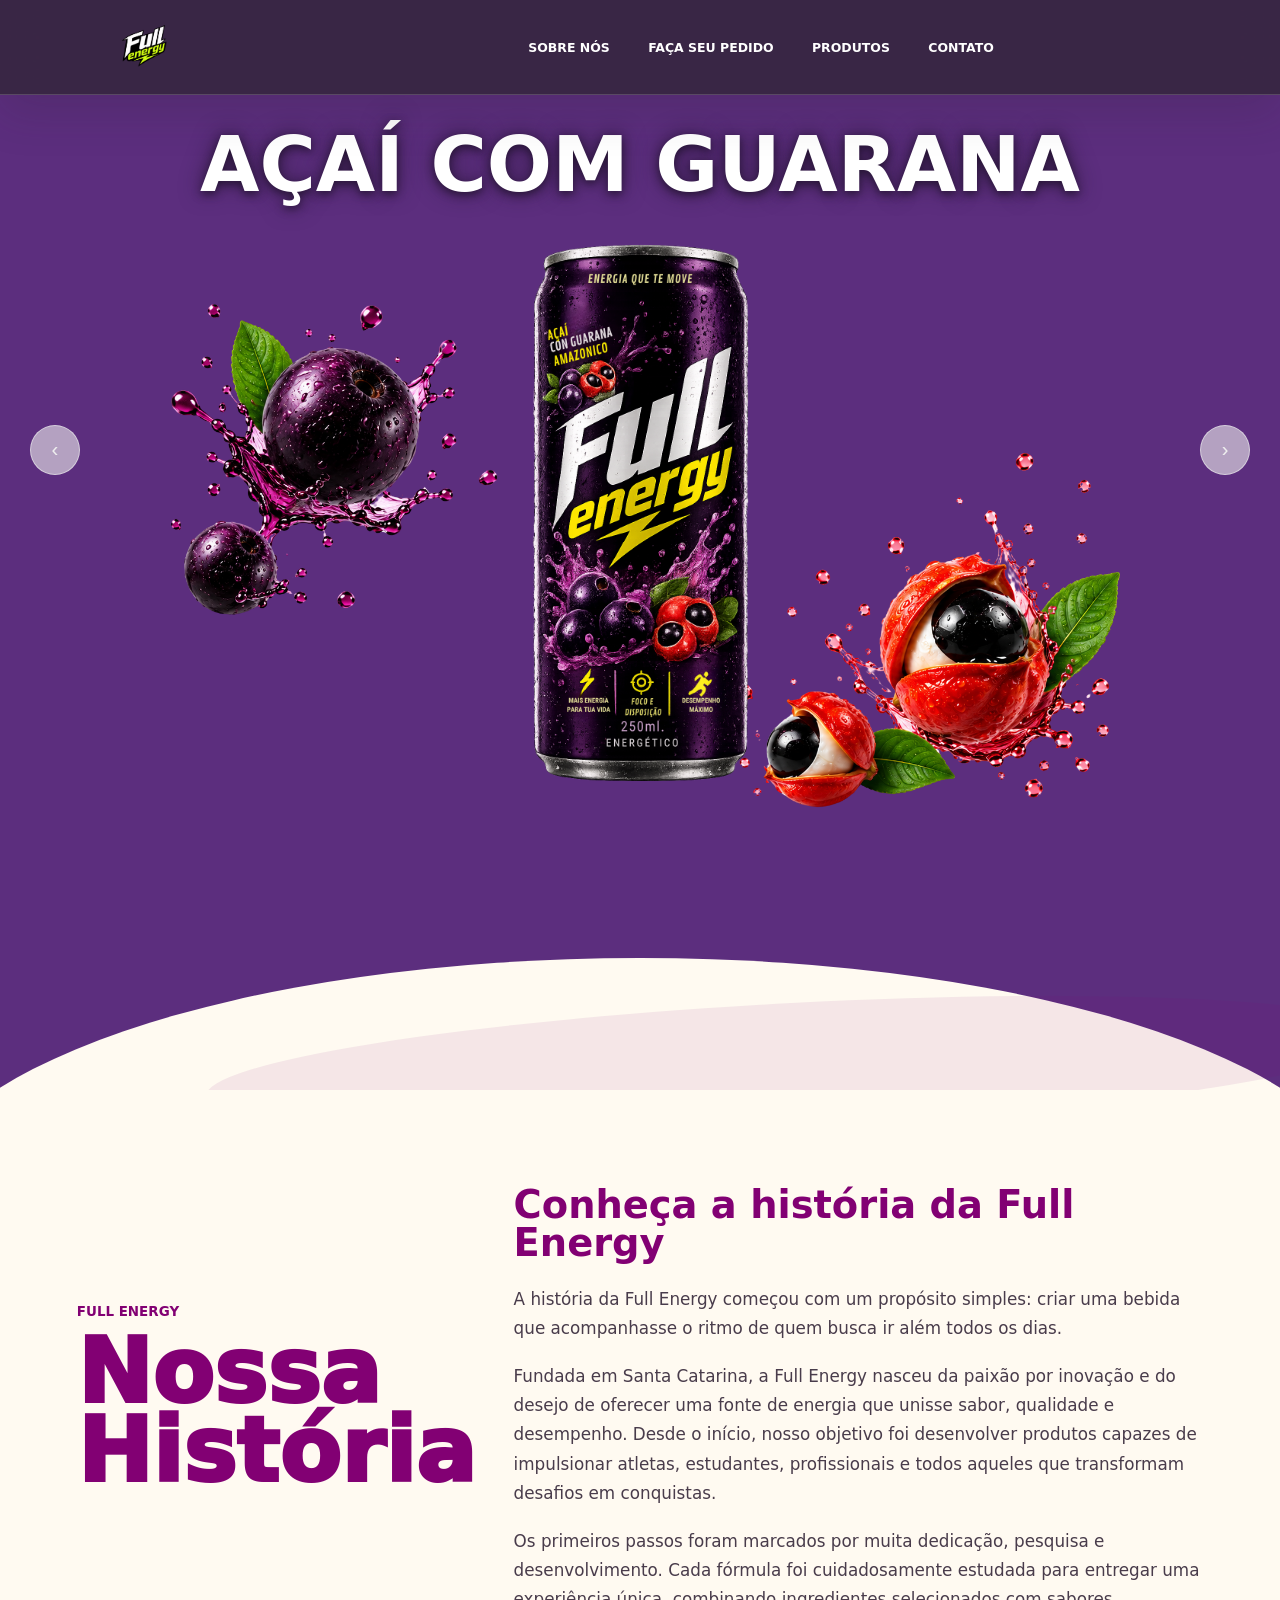
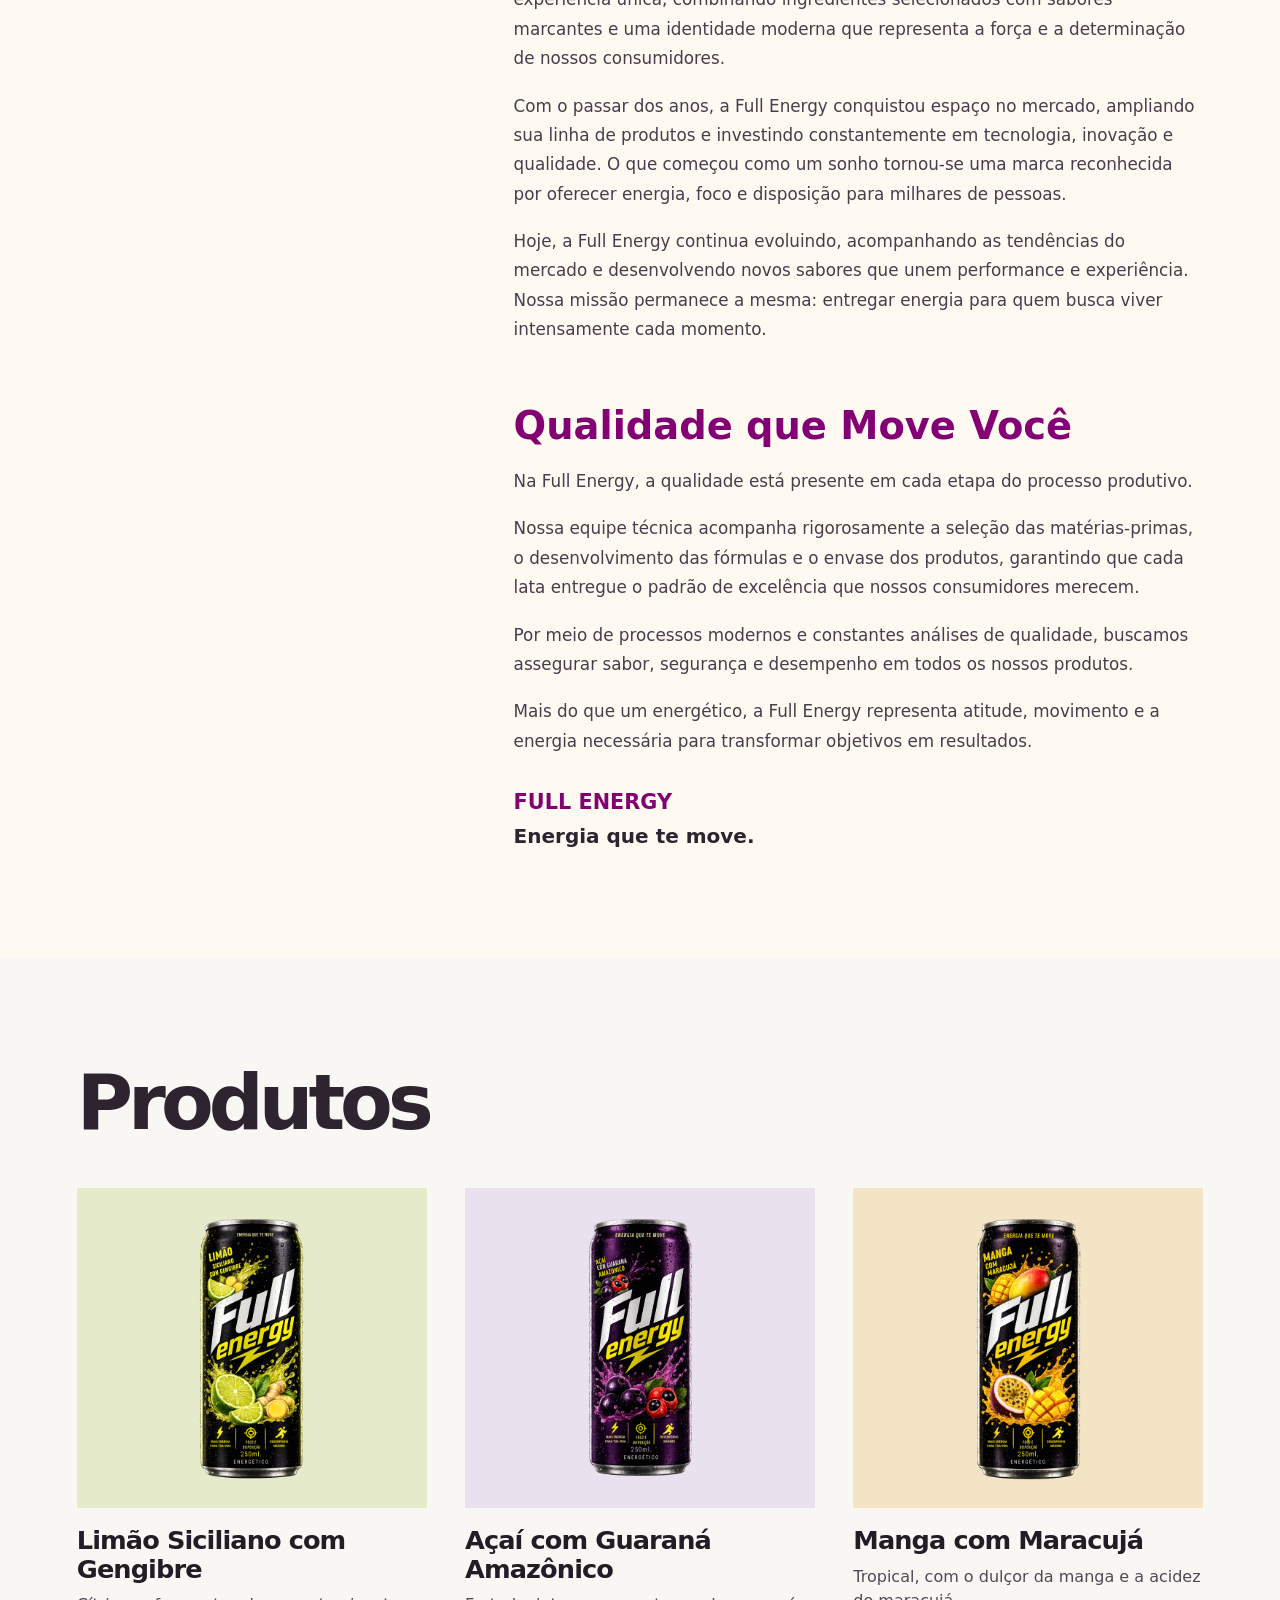
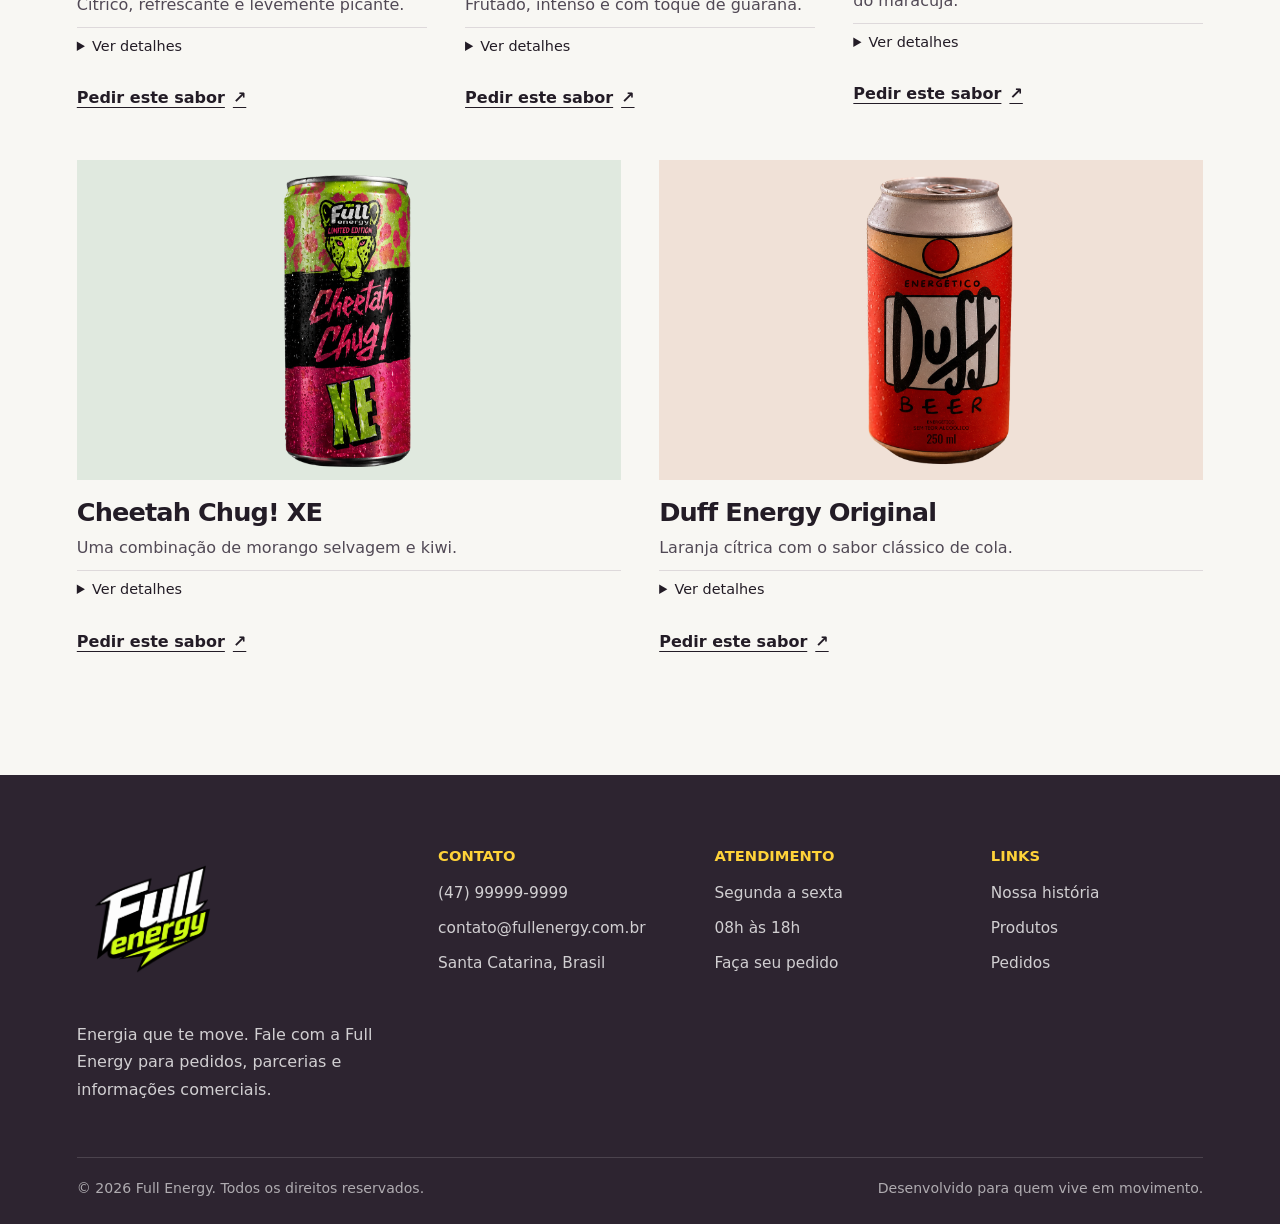
<file: index.html>
<!DOCTYPE html>
<html lang="pt-BR" data-theme="dark">
<head>
	<meta charset="UTF-8">
	<meta name="viewport" content="width=device-width, initial-scale=1.0">
	<meta name="description" content="Conheça os sabores da Full Energy e monte seu pedido.">
	<meta name="author" content="Bruno Roberto Cataneo">

    <link rel="stylesheet" type="text/css" href="css/main.css">
    <link rel="icon" type="image/png" href="assets/img/Logo.png">
    <script src="js/script.js" defer></script>

    <title>Full Energy</title>

    <link rel="stylesheet" href="css/sections.css">
    <script src="js/sections.js" defer></script>
</head>

<body>

    <header class="site-header">
        <a href="index.html" class="logo" aria-label="Full Energy">
            <img src="assets/img/Logo.png" alt="Full Energy">
        </a>

        <nav class="main-nav" aria-label="Menu principal">
            <a href="#nossa-historia">Sobre nós</a>
            <a href="pedido.html">Faça seu pedido</a>
            <a href="#produtos">Produtos</a>
            <a href="#contato">Contato</a>
        </nav>

    </header>

    <main class="product-carousel" aria-label="Sabores em destaque">
        <div class="item active" style="--background: #5C2E7E;">
            <div class="title">AÇAÍ COM GUARANA</div>
            <img src="assets/img/açai-background.png" alt="Açaí com Guarana Amazonico" class="fruit">
            <img src="assets/img/ACAI-COM-GUARANA.png" alt="Açaí com Guarana Amazonico" class="energy-drink">
        </div>

        <div class="item" style="--background: #95D600;">
            <div class="title">LIMÃO COM GENGIBRE</div>
            <img src="assets/img/limao-background.png" alt="Limão com Gengibre" class="fruit">
            <img src="assets/img/LIMAO-COM-GENGIBRE.png" alt="Limão com Gengibre" class="energy-drink">
        </div>

        <div class="item" style="--background: #EFAF00;">
            <div class="title">MANGA COM MARACUJÁ</div>
            <img src="assets/img/manga-background.png" alt="Manga com Maracujá" class="fruit">
            <img src="assets/img/MANGA-COM-MARACUJA.png" alt="Manga com Maracujá" class="energy-drink">
        </div>

        <div class="item" style="--background: #95D600;">
            <div class="title">CHEETAH CHUG! XE</div>
            <img src="assets/img/Cheetah-Chug!-XE-background.png" alt="Cheetah Chug! XE" class="fruit">
            <img src="assets/img/Cheetah-Chug!-XE.png" alt="Cheetah Chug! XE" class="energy-drink energy-drink-wide">
        </div>

        <div class="item" style="--background:#FF7A00;">
            <div class="title">DUFF</div>
            <img src="assets/img/duff-background.png" alt="DUFF" class="fruit">
            <img src="assets/img/duff.png" alt="DUFF" class="energy-drink energy-drink-wide">
        </div>

        <div class="arrow">
            <button id="prev" type="button" aria-label="Sabor anterior">‹</button>
            <button id="next" type="button" aria-label="Próximo sabor">›</button>
            <span id="slide-status" class="visually-hidden" aria-live="polite"></span>
        </div>

    </main>

    <div class="smooth-divider" aria-hidden="true">
        <span></span>
    </div>

    <section class="history-section" id="nossa-historia">
        <div class="history-inner">
            <div class="history-heading">
                <span>Full Energy</span>
                <h1>Nossa Hist&oacute;ria</h1>
            </div>

            <div class="history-content">
                <article>
                    <h2>Conhe&ccedil;a a hist&oacute;ria da Full Energy</h2>
                    <p>A hist&oacute;ria da Full Energy come&ccedil;ou com um prop&oacute;sito simples: criar uma bebida que acompanhasse o ritmo de quem busca ir al&eacute;m todos os dias.</p>
                    <p>Fundada em Santa Catarina, a Full Energy nasceu da paix&atilde;o por inova&ccedil;&atilde;o e do desejo de oferecer uma fonte de energia que unisse sabor, qualidade e desempenho. Desde o in&iacute;cio, nosso objetivo foi desenvolver produtos capazes de impulsionar atletas, estudantes, profissionais e todos aqueles que transformam desafios em conquistas.</p>
                    <p>Os primeiros passos foram marcados por muita dedica&ccedil;&atilde;o, pesquisa e desenvolvimento. Cada f&oacute;rmula foi cuidadosamente estudada para entregar uma experi&ecirc;ncia &uacute;nica, combinando ingredientes selecionados com sabores marcantes e uma identidade moderna que representa a for&ccedil;a e a determina&ccedil;&atilde;o de nossos consumidores.</p>
                    <p>Com o passar dos anos, a Full Energy conquistou espa&ccedil;o no mercado, ampliando sua linha de produtos e investindo constantemente em tecnologia, inova&ccedil;&atilde;o e qualidade. O que come&ccedil;ou como um sonho tornou-se uma marca reconhecida por oferecer energia, foco e disposi&ccedil;&atilde;o para milhares de pessoas.</p>
                    <p>Hoje, a Full Energy continua evoluindo, acompanhando as tend&ecirc;ncias do mercado e desenvolvendo novos sabores que unem performance e experi&ecirc;ncia. Nossa miss&atilde;o permanece a mesma: entregar energia para quem busca viver intensamente cada momento.</p>
                </article>

                <article>
                    <h2>Qualidade que Move Voc&ecirc;</h2>
                    <p>Na Full Energy, a qualidade est&aacute; presente em cada etapa do processo produtivo.</p>
                    <p>Nossa equipe t&eacute;cnica acompanha rigorosamente a sele&ccedil;&atilde;o das mat&eacute;rias-primas, o desenvolvimento das f&oacute;rmulas e o envase dos produtos, garantindo que cada lata entregue o padr&atilde;o de excel&ecirc;ncia que nossos consumidores merecem.</p>
                    <p>Por meio de processos modernos e constantes an&aacute;lises de qualidade, buscamos assegurar sabor, seguran&ccedil;a e desempenho em todos os nossos produtos.</p>
                    <p>Mais do que um energ&eacute;tico, a Full Energy representa atitude, movimento e a energia necess&aacute;ria para transformar objetivos em resultados.</p>
                    <h3>Full Energy</h3>
                    <strong>Energia que te move.</strong>
                </article>
            </div>
        </div>
    </section>

    <section class="products-section" id="produtos">
        <div class="products-inner">
            <div class="products-heading">
                <span>Nossos sabores</span>
                <h1>Produtos</h1>
            </div>

            <div class="flavor-grid">
                <article class="flavor-card flavor-limao" data-reveal>
                    <div class="flavor-art"><img src="assets/img/LIMAO-COM-GENGIBRE.png" alt="" loading="lazy"></div>
                    <div class="flavor-body">
                        <h2>Lim&atilde;o Siciliano com Gengibre</h2>
                        <p>Cítrico, refrescante e levemente picante.</p>
                        <details><summary>Ver detalhes</summary><dl>
                            <dt>Volume</dt>
                            <dd>250 ml</dd>
                            <dt>Perfil de Sabor</dt>
                            <dd>Refrescante, c&iacute;trico e levemente picante</dd>
                            <dt>Destaque</dt>
                            <dd>A combina&ccedil;&atilde;o perfeita entre a intensidade do gengibre e a leveza do lim&atilde;o siciliano.</dd>
                        </dl></details>
                        <a class="product-order" href="pedido.html?sabor=limao#pedido" aria-label="Pedir Lim&atilde;o Siciliano com Gengibre">Pedir este sabor</a>
                    </div>
                </article>

                <article class="flavor-card flavor-acai" data-reveal>
                    <div class="flavor-art"><img src="assets/img/ACAI-COM-GUARANA.png" alt="" loading="lazy"></div>
                    <div class="flavor-body">
                        <h2>A&ccedil;a&iacute; com Guaran&aacute; Amaz&ocirc;nico</h2>
                        <p>Frutado, intenso e com toque de guaraná.</p>
                        <details><summary>Ver detalhes</summary><dl>
                            <dt>Volume</dt>
                            <dd>250 ml</dd>
                            <dt>Perfil de Sabor</dt>
                            <dd>Intenso, levemente adocicado e marcante</dd>
                            <dt>Destaque</dt>
                            <dd>A uni&atilde;o do tradicional a&ccedil;a&iacute; brasileiro com a pot&ecirc;ncia do guaran&aacute; amaz&ocirc;nico.</dd>
                        </dl></details>
                        <a class="product-order" href="pedido.html?sabor=acai#pedido" aria-label="Pedir A&ccedil;a&iacute; com Guaran&aacute; Amaz&ocirc;nico">Pedir este sabor</a>
                    </div>
                </article>

                <article class="flavor-card flavor-manga" data-reveal>
                    <div class="flavor-art"><img src="assets/img/MANGA-COM-MARACUJA.png" alt="" loading="lazy"></div>
                    <div class="flavor-body">
                        <h2>Manga com Maracuj&aacute;</h2>
                        <p>Tropical, com o dulçor da manga e a acidez do maracujá.</p>
                        <details><summary>Ver detalhes</summary><dl>
                            <dt>Volume</dt>
                            <dd>250 ml</dd>
                            <dt>Perfil de Sabor</dt>
                            <dd>Tropical, equilibrado e refrescante</dd>
                            <dt>Destaque</dt>
                            <dd>A combina&ccedil;&atilde;o perfeita entre a suavidade da manga e a refresc&acirc;ncia do maracuj&aacute;.</dd>
                        </dl></details>
                        <a class="product-order" href="pedido.html?sabor=manga#pedido" aria-label="Pedir Manga com Maracuj&aacute;">Pedir este sabor</a>
                    </div>
                </article>

                <article class="flavor-card flavor-cheetah" data-reveal>
                    <div class="flavor-art"><img src="assets/img/Cheetah-Chug!-XE.png" alt="" loading="lazy"></div>
                    <div class="flavor-body">
                        <h2>Cheetah Chug! XE</h2>
                        <p>Uma combinação de morango selvagem e kiwi.</p>
                        <details><summary>Ver detalhes</summary><dl>
                            <dt>Volume</dt>
                            <dd>250 ml</dd>
                            <dt>Perfil de Sabor</dt>
                            <dd>Frutado, refrescante e levemente &aacute;cido</dd>
                            <dt>Destaque</dt>
                            <dd>A combina&ccedil;&atilde;o perfeita entre a do&ccedil;ura do morango selvagem e a explos&atilde;o refrescante do kiwi neon.</dd>
                        </dl></details>
                        <a class="product-order" href="pedido.html?sabor=cheetah#pedido" aria-label="Pedir Cheetah Chug! XE">Pedir este sabor</a>
                    </div>
                </article>

                <article class="flavor-card flavor-duff" data-reveal>
                    <div class="flavor-art"><img src="assets/img/duff.png" alt="" loading="lazy"></div>
                    <div class="flavor-body">
                        <h2>Duff Energy Original</h2>
                        <p>Laranja cítrica com o sabor clássico de cola.</p>
                        <details><summary>Ver detalhes</summary><dl>
                            <dt>Volume</dt>
                            <dd>250 ml</dd>
                            <dt>Perfil de Sabor</dt>
                            <dd>C&iacute;trico, adocicado e refrescante</dd>
                            <dt>Destaque</dt>
                            <dd>A combina&ccedil;&atilde;o perfeita entre a intensidade da cola e o frescor vibrante da laranja.</dd>
                        </dl></details>
                        <a class="product-order" href="pedido.html?sabor=duff#pedido" aria-label="Pedir Duff Energy Original">Pedir este sabor</a>
                    </div>
                </article>
            </div>
        </div>
    </section>

    <footer class="site-footer" id="contato">
        <div class="footer-inner">
            <div class="footer-brand">
                <img src="assets/img/Logo.png" alt="Full Energy">
                <p>Energia que te move. Fale com a Full Energy para pedidos, parcerias e informa&ccedil;&otilde;es comerciais.</p>
            </div>

            <div class="footer-column">
                <h2>Contato</h2>
                <ul>
                    <li><a href="tel:+5547999999999">(47) 99999-9999</a></li>
                    <li><a href="mailto:contato@fullenergy.com.br">contato@fullenergy.com.br</a></li>
                    <li>Santa Catarina, Brasil</li>
                </ul>
            </div>

            <div class="footer-column">
                <h2>Atendimento</h2>
                <ul>
                    <li>Segunda a sexta</li>
                    <li>08h &agrave;s 18h</li>
                    <li><a href="pedido.html">Fa&ccedil;a seu pedido</a></li>
                </ul>
            </div>

            <div class="footer-column">
                <h2>Links</h2>
                <ul>
                    <li><a href="#nossa-historia">Nossa hist&oacute;ria</a></li>
                    <li><a href="#produtos">Produtos</a></li>
                    <li><a href="pedido.html">Pedidos</a></li>
                </ul>
            </div>
        </div>

        <div class="footer-bottom">
            <span>&copy; 2026 Full Energy. Todos os direitos reservados.</span>
            <span>Desenvolvido para quem vive em movimento.</span>
        </div>
    </footer>

</body>
</html>
</file>
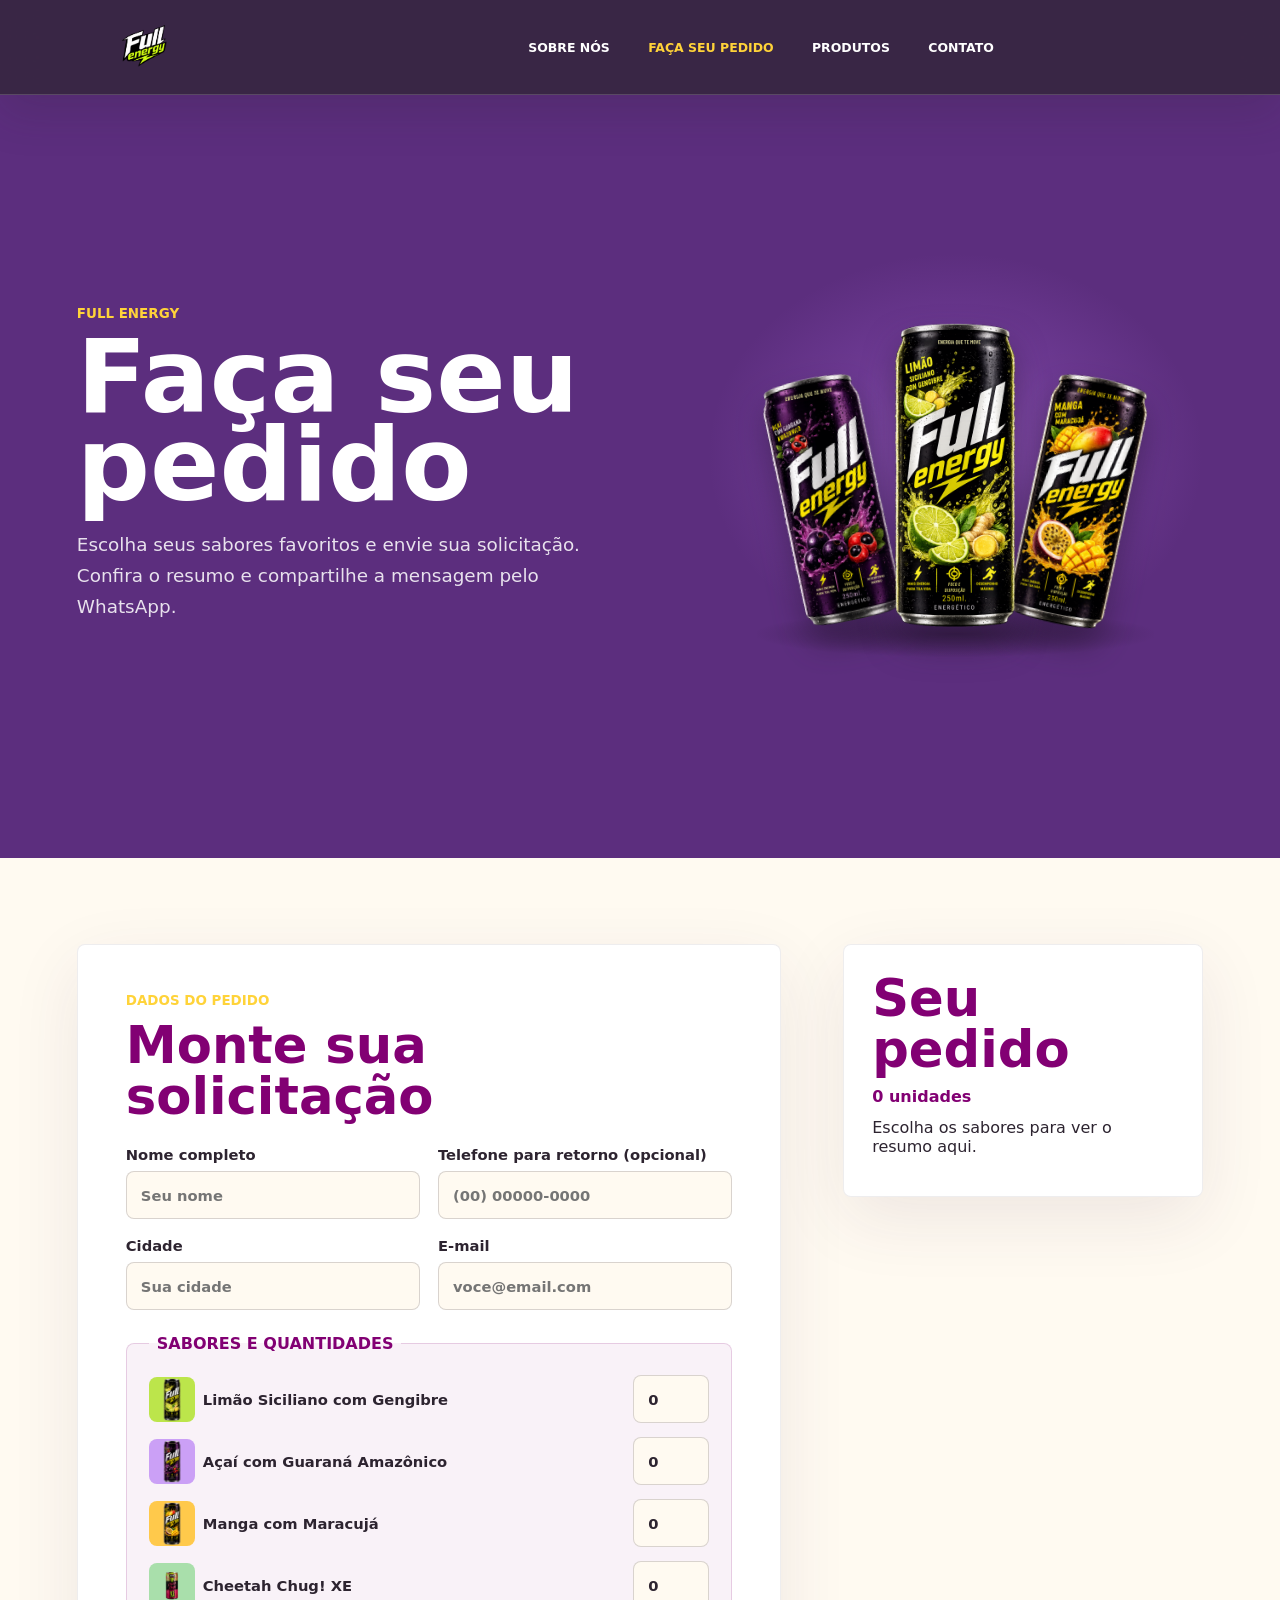
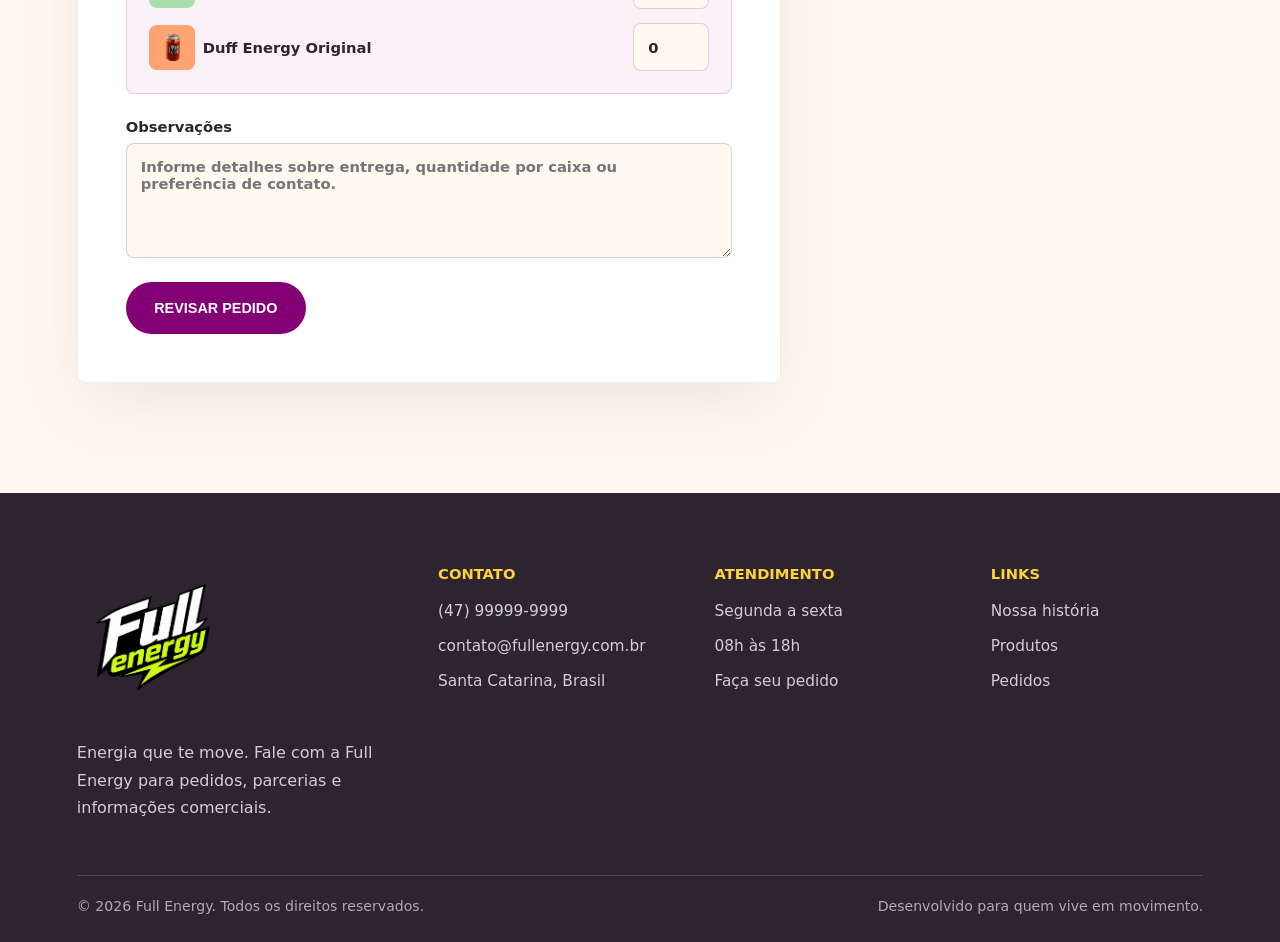
<file: pedido.html>
<!DOCTYPE html>
<html lang="pt-BR" data-theme="dark">
<head>
    <meta charset="UTF-8">
    <meta name="viewport" content="width=device-width, initial-scale=1.0">
    <meta name="description" content="Fa&ccedil;a seu pedido de produtos Full Energy.">
    <meta name="author" content="Bruno Roberto Cataneo">

    <link rel="stylesheet" type="text/css" href="css/main.css">
    <link rel="icon" type="image/png" href="assets/img/Logo.png">
    <script src="js/order.js" defer></script>

    <title>Fa&ccedil;a seu pedido | Full Energy</title>
    <link rel="stylesheet" href="css/sections.css">
</head>

<body class="order-body">

    <header class="site-header">
        <a href="index.html" class="logo" aria-label="Full Energy">
            <img src="assets/img/Logo.png" alt="Full Energy">
        </a>

        <nav class="main-nav" aria-label="Menu principal">
            <a href="index.html#nossa-historia">Sobre n&oacute;s</a>
            <a href="pedido.html" class="active">Fa&ccedil;a seu pedido</a>
            <a href="index.html#produtos">Produtos</a>
            <a href="#contato">Contato</a>
        </nav>

    </header>

    <main class="order-page">
        <section class="order-hero">
            <div class="order-hero-text">
                <span>Full Energy</span>
                <h1>Fa&ccedil;a seu pedido</h1>
                <p>Escolha seus sabores favoritos e envie sua solicita&ccedil;&atilde;o. Confira o resumo e compartilhe a mensagem pelo WhatsApp.</p>
            </div>

            <div class="order-hero-products" aria-hidden="true">
                <img src="assets/img/ACAI-COM-GUARANA.png" alt="">
                <img src="assets/img/LIMAO-COM-GENGIBRE.png" alt="">
                <img src="assets/img/MANGA-COM-MARACUJA.png" alt="">
            </div>
        </section>

        <section class="order-content">
            <form class="order-form" id="pedido" method="post">
                <div class="form-heading">
                    <span>Dados do pedido</span>
                    <h2>Monte sua solicita&ccedil;&atilde;o</h2>
                </div>

                <div class="form-grid">
                    <label>
                        Nome completo
                        <input type="text" name="nome" placeholder="Seu nome" required>
                    </label>

                    <label>
                        Telefone para retorno (opcional)
                        <input type="tel" name="telefone" placeholder="(00) 00000-0000">
                    </label>

                    <label>
                        Cidade
                        <input type="text" name="cidade" placeholder="Sua cidade" required>
                    </label>

                    <label>
                        E-mail
                        <input type="email" name="email" placeholder="voce@email.com">
                    </label>
                </div>

                <fieldset class="flavor-options">
                    <legend>Sabores e quantidades</legend>

                    <label class="quantity-row flavor-limao">
                        <img src="assets/img/LIMAO-COM-GENGIBRE.png" alt="" loading="lazy">
                        <span>Lim&atilde;o Siciliano com Gengibre</span>
                        <input type="number" name="limao" min="0" value="0">
                    </label>

                    <label class="quantity-row flavor-acai">
                        <img src="assets/img/ACAI-COM-GUARANA.png" alt="" loading="lazy">
                        <span>A&ccedil;a&iacute; com Guaran&aacute; Amaz&ocirc;nico</span>
                        <input type="number" name="acai" min="0" value="0">
                    </label>

                    <label class="quantity-row flavor-manga">
                        <img src="assets/img/MANGA-COM-MARACUJA.png" alt="" loading="lazy">
                        <span>Manga com Maracuj&aacute;</span>
                        <input type="number" name="manga" min="0" value="0">
                    </label>
                    <label class="quantity-row flavor-cheetah">
                        <img src="assets/img/Cheetah-Chug!-XE.png" alt="" loading="lazy">
                        <span>Cheetah Chug! XE</span>
                        <input type="number" name="cheetah" min="0" value="0">
                    </label>

                    <label class="quantity-row flavor-duff">
                        <img src="assets/img/duff.png" alt="" loading="lazy">
                        <span>Duff Energy Original</span>
                        <input type="number" name="duff" min="0" value="0">
                    </label>
                </fieldset>

                <label>
                    Observa&ccedil;&otilde;es
                    <textarea name="observacoes" rows="5" placeholder="Informe detalhes sobre entrega, quantidade por caixa ou prefer&ecirc;ncia de contato."></textarea>
                </label>

                <p id="order-error" role="alert" hidden></p>
                <div class="review-bar">
                    <span id="mobile-total" aria-hidden="true">0 unidades</span>
                    <button class="order-submit" type="submit" disabled>Revisar pedido</button>
                </div>
                <noscript>Ative o JavaScript para montar o pedido.</noscript>
                <section class="order-preview" hidden>
                    <h3 id="preview-title" tabindex="-1">Confira seu pedido</h3>
                    <pre id="order-message"></pre>
                    <p>Ao abrir o WhatsApp, escolha o contato da Full Energy para enviar a mensagem.</p>
                    <a id="order-share" class="product-order" target="_blank" rel="noopener noreferrer">Abrir no WhatsApp</a>
                    <button type="button" id="order-copy" class="product-order">Copiar pedido</button>
                    <p id="copy-status" role="status"></p>
                </section>
            </form>

            <aside class="order-summary live-summary" aria-labelledby="summary-title">
                <h2 id="summary-title">Seu pedido</h2>
                <p id="order-total" aria-live="polite">0 unidades</p>
                <p id="summary-empty">Escolha os sabores para ver o resumo aqui.</p>
                <ul id="summary-items"></ul>
            </aside>
        </section>
    </main>

    <footer class="site-footer" id="contato">
        <div class="footer-inner">
            <div class="footer-brand">
                <img src="assets/img/Logo.png" alt="Full Energy">
                <p>Energia que te move. Fale com a Full Energy para pedidos, parcerias e informa&ccedil;&otilde;es comerciais.</p>
            </div>

            <div class="footer-column">
                <h2>Contato</h2>
                <ul>
                    <li><a href="tel:+5547999999999">(47) 99999-9999</a></li>
                    <li><a href="mailto:contato@fullenergy.com.br">contato@fullenergy.com.br</a></li>
                    <li>Santa Catarina, Brasil</li>
                </ul>
            </div>

            <div class="footer-column">
                <h2>Atendimento</h2>
                <ul>
                    <li>Segunda a sexta</li>
                    <li>08h &agrave;s 18h</li>
                    <li><a href="pedido.html">Fa&ccedil;a seu pedido</a></li>
                </ul>
            </div>

            <div class="footer-column">
                <h2>Links</h2>
                <ul>
                    <li><a href="index.html#nossa-historia">Nossa hist&oacute;ria</a></li>
                    <li><a href="index.html#produtos">Produtos</a></li>
                    <li><a href="pedido.html">Pedidos</a></li>
                </ul>
            </div>
        </div>

        <div class="footer-bottom">
            <span>&copy; 2026 Full Energy. Todos os direitos reservados.</span>
            <span>Desenvolvido para quem vive em movimento.</span>
        </div>
    </footer>
</body>
</html>
</file>
<file: css/main.css>
html,
body {
    width: 100%;
    min-height: 100%;
    margin: 0;
    scroll-behavior: smooth;
}

main {
    position: relative;
    z-index: 1;
    min-height: 100vh;
}

.site-header {
    position: fixed;
    top: 0;
    left: 0;
    z-index: 10;
    display: flex;
    align-items: center;
    justify-content: space-between;
    gap: 32px;
    width: 100%;
    min-height: 86px;
    padding: 18px clamp(24px, 5vw, 72px);
    box-sizing: border-box;
    background: rgba(45, 36, 48, .72);
    border-bottom: 1px solid rgba(255, 255, 255, .16);
    box-shadow: 0 18px 45px rgba(45, 36, 48, .18);
    backdrop-filter: blur(16px);
    font-family: system-ui, -apple-system, BlinkMacSystemFont, "Segoe UI", Roboto, Helvetica, Arial, sans-serif;
}

.logo {
    display: flex;
    align-items: center;
    min-width: 210px;
    color: #fff;
    text-decoration: none;
}

.logo img {
    display: block;
    width: 160px;
    height: auto;
    max-height: 58px;
    object-fit: contain;
}

.main-nav {
    display: flex;
    align-items: center;
    justify-content: center;
    gap: clamp(18px, 3vw, 56px);
    flex: 1;
}

.main-nav a {
    color: #fff;
    font-size: .78rem;
    font-weight: 800;
    text-decoration: none;
    text-transform: uppercase;
    white-space: nowrap;
    transition: color .2s ease, opacity .2s ease;
}

.main-nav a:hover {
    color: #ffd339;
}

.item {
    display: none;
    position: relative;
    width: 100%;
    min-height: 100vh;
    overflow: hidden;
    background-color: var(--background);
}

.item.active {
    display: block;
}

.item .title {
    width: min(92vw, 980px);
    font-size: clamp(3rem, 9vw, 8rem);
    color: #fff;
    font-family: system-ui, -apple-system, BlinkMacSystemFont, "Segoe UI", Roboto, Helvetica, Arial, sans-serif;
    font-weight: bold;
    text-align: center;
    line-height: .9;

    position: absolute;
    left: 50%;
    top: clamp(95px, 14vh, 140px);
    transform: translateX(-50%);
    z-index: 4;
    pointer-events: none;
    text-shadow: 0 3px 8px #21132ccc, 0 0 22px #21132ca6;
}

.item .fruit {
    width: min(78vw, 980px);
    max-height: 78vh;
    object-fit: contain;
    position: absolute;
    left: 50%;
    top: 50%;
    transform: translate(-50%, -50%);
    z-index: 2;
    pointer-events: none;
}

.item .energy-drink {
    z-index: 3;
    width: min(36vw, 390px);
    min-width: 240px;
    max-height: 86vh;
    object-fit: contain;
    position: absolute;
    left: 50%;
    top: 50%;
    transform: translate(-50%, -50%);
}

.item .energy-drink-wide {
    width: min(82vw, 900px);
    min-width: 620px;
    max-height: 86vh;
}

#prev, #next {
    position: absolute;
    top: 50%;
    transform: translateY(-50%);
    width: 50px;
    height: 50px;
    background-color: #eee9;
    border: 1px solid #eee9;
    color: #eee;
    font-size: x-large;
    font-family: monospace;
    cursor : pointer;
    z-index: 5;
    border-radius: 50%;
}

#prev {
    left: 30px;
}

#next {
    right: 30px;
}

.smooth-divider {
    position: relative;
    z-index: 2;
    height: 190px;
    margin-top: 0;
    overflow: hidden;
    background-color: var(--divider-background, #5C2E7E);
    pointer-events: none;
    transition: background-color .45s ease;
}

.smooth-divider::before {
    content: "";
    position: absolute;
    left: -7%;
    bottom: -118px;
    width: 114%;
    height: 250px;
    border-radius: 50% 50% 0 0 / 100% 100% 0 0;
    background: #fffaf1;
}

.smooth-divider span {
    position: absolute;
    left: 16%;
    bottom: -38px;
    width: 92%;
    height: 125px;
    border-radius: 50%;
    background: rgba(130, 0, 115, .08);
    transform: rotate(-3deg);
}

.history-section {
    position: relative;
    overflow: hidden;
    margin-top: 0;
    padding: 96px clamp(24px, 6vw, 92px) 110px;
    background: #fffaf1;
    color: #2d2430;
    font-family: system-ui, -apple-system, BlinkMacSystemFont, "Segoe UI", Roboto, Helvetica, Arial, sans-serif;
    scroll-margin-top: 96px;
}

.history-section::before {
    content: none;
}

.history-inner {
    position: relative;
    z-index: 1;
    display: grid;
    grid-template-columns: minmax(220px, 360px) minmax(0, 1fr);
    gap: clamp(36px, 6vw, 92px);
    max-width: 1180px;
    margin: 0 auto;
}

.history-heading {
    position: sticky;
    top: 118px;
    align-self: start;
}

.history-heading span {
    display: block;
    margin-bottom: 14px;
    color: #820073;
    font-size: .84rem;
    font-weight: 900;
    text-transform: uppercase;
}

.history-heading h1 {
    margin: 0;
    color: #820073;
    font-size: clamp(3.6rem, 7vw, 6.4rem);
    line-height: .88;
    font-weight: 950;
}

.history-content {
    display: grid;
    gap: 44px;
}

.history-content article {
    max-width: 760px;
}

.history-content h2 {
    margin: 0 0 22px;
    color: #820073;
    font-size: clamp(1.8rem, 3vw, 3rem);
    line-height: 1;
}

.history-content p {
    margin: 0 0 18px;
    color: #493c4b;
    font-size: 1.05rem;
    line-height: 1.75;
}

.history-content h3 {
    margin: 34px 0 10px;
    color: #820073;
    font-size: 1.3rem;
    text-transform: uppercase;
}

.history-content strong {
    display: inline-block;
    color: #2d2430;
    font-size: 1.25rem;
}

.products-section {
    padding: 110px clamp(24px, 6vw, 92px);
    background: #f7efe3;
    color: #2d2430;
    font-family: system-ui, -apple-system, BlinkMacSystemFont, "Segoe UI", Roboto, Helvetica, Arial, sans-serif;
    scroll-margin-top: 96px;
}

.products-inner {
    max-width: 1180px;
    margin: 0 auto;
}

.products-heading {
    margin-bottom: 58px;
    text-align: center;
}

.products-heading span {
    display: block;
    margin-bottom: 10px;
    color: #820073;
    font-size: .84rem;
    font-weight: 900;
    text-transform: uppercase;
}

.products-heading h1 {
    margin: 0;
    color: #2d2430;
    font-size: clamp(3.4rem, 7vw, 6.2rem);
    line-height: .9;
}

.product-showcase {
    display: grid;
    grid-template-columns: minmax(240px, 42%) minmax(0, 1fr);
    gap: clamp(32px, 6vw, 76px);
    align-items: center;
    padding: clamp(34px, 5vw, 64px);
    margin-bottom: 44px;
    border: 1px solid rgba(45, 36, 48, .08);
    border-radius: 8px;
    background: #fffaf1;
    box-shadow: 0 22px 70px rgba(72, 35, 76, .09);
}

.product-showcase:last-child {
    margin-bottom: 0;
}

.product-image {
    position: relative;
    display: grid;
    place-items: center;
    min-height: 520px;
    overflow: hidden;
    border-radius: 8px;
}

.product-image::before {
    content: "";
    position: absolute;
    width: min(82%, 360px);
    aspect-ratio: 1;
    border-radius: 50%;
    opacity: .92;
    filter: blur(.2px);
}

.product-image::after {
    content: "";
    position: absolute;
    bottom: 58px;
    width: min(72%, 320px);
    height: 34px;
    border-radius: 50%;
    background: rgba(45, 36, 48, .18);
    filter: blur(16px);
}

.product-image img {
    position: relative;
    z-index: 1;
    width: min(48%, 220px);
    max-height: 470px;
    object-fit: contain;
}

.product-cheetah .product-image img,
.product-duff .product-image img {
    width: min(92%, 520px);
    max-height: 430px;
}

.product-lime .product-image {
    background: linear-gradient(145deg, #eff9e7, #d7edc4);
}

.product-lime .product-image::before {
    background: #95D600;
}

.product-acai .product-image {
    background: linear-gradient(145deg, #f4edf9, #dac2e8);
}

.product-acai .product-image::before {
    background: #5C2E7E;
}

.product-mango .product-image {
    background: linear-gradient(145deg, #fff5d6, #f6d36b);
}

.product-mango .product-image::before {
    background: #EFAF00;
}

.product-cheetah .product-image {
    background: linear-gradient(145deg, #efffd0, #8fd600);
}

.product-cheetah .product-image::before {
    background: #95D600;
}

.product-duff .product-image {
    background: linear-gradient(145deg, #fff0dc, #f0a22a);
}

.product-duff .product-image::before {
    background: #f27d21;
}

.product-kicker {
    display: block;
    margin-bottom: 12px;
    color: #820073;
    font-size: .82rem;
    font-weight: 900;
    text-transform: uppercase;
}

.product-info h2 {
    margin: 0 0 20px;
    color: #2d2430;
    font-size: clamp(2rem, 4vw, 3.5rem);
    line-height: .98;
}

.product-info p {
    margin: 0 0 16px;
    color: #493c4b;
    font-size: 1.02rem;
    line-height: 1.72;
}

.specs {
    margin: 30px 0 24px;
    padding: 26px;
    border-radius: 8px;
    background: rgba(130, 0, 115, .06);
}

.specs h3,
.specs h4 {
    margin: 0 0 16px;
    color: #820073;
    font-size: 1.15rem;
    text-transform: uppercase;
}

.specs h4 {
    margin-top: 24px;
}

.specs dl {
    display: grid;
    grid-template-columns: 145px 1fr;
    gap: 12px 18px;
    margin: 0;
}

.specs dt {
    color: #2d2430;
    font-weight: 900;
}

.specs dd {
    margin: 0;
    color: #493c4b;
}

.specs ul {
    display: grid;
    gap: 8px;
    margin: 0;
    padding-left: 20px;
    color: #493c4b;
}

.product-info strong {
    color: #820073;
    font-size: 1.1rem;
}

.main-nav a.active {
    color: #ffd339;
}

.order-body {
    background: #fffaf1;
}

.order-page {
    min-height: 100vh;
    background: #fffaf1;
    color: #2d2430;
    font-family: system-ui, -apple-system, BlinkMacSystemFont, "Segoe UI", Roboto, Helvetica, Arial, sans-serif;
}

.order-hero {
    display: grid;
    grid-template-columns: minmax(0, 1fr) minmax(0, 44%);
    align-items: center;
    gap: clamp(36px, 6vw, 88px);
    min-height: 72vh;
    padding: 140px clamp(24px, 6vw, 92px) 70px;
    overflow: hidden;
    background: #5C2E7E;
    color: #fff;
}

.order-hero-text {
    max-width: 720px;
}

.order-hero-text span,
.form-heading span,
.order-summary > span {
    display: block;
    margin-bottom: 12px;
    color: #ffd339;
    font-size: .84rem;
    font-weight: 900;
    text-transform: uppercase;
}

.order-hero-text h1 {
    margin: 0 0 20px;
    font-size: clamp(3.8rem, 8vw, 7.4rem);
    line-height: .86;
}

.order-hero-text p {
    max-width: 620px;
    margin: 0;
    color: rgba(255, 255, 255, .86);
    font-size: 1.15rem;
    line-height: 1.7;
}

.order-hero-products {
    position: relative;
    isolation: isolate;
    width: min(100%, 660px);
    aspect-ratio: 1.08;
    margin-inline: auto;
}

.order-hero-products::before {
    content: "";
    position: absolute;
    inset: 0;
    background: radial-gradient(ellipse 50% 44% at 50% 48%, #b976e895, #a863dc38 55%, transparent 100%);
}

.order-hero-products::after {
    content: "";
    position: absolute;
    inset: auto 10% 8%;
    height: 10%;
    background: radial-gradient(ellipse, #2011299c, transparent 72%);
}

.order-hero-products img {
    position: absolute;
    z-index: 1;
    bottom: 13%;
    left: 25%;
    width: 36%;
    height: auto;
    filter: drop-shadow(0 18px 16px #25133280);
    transform: translateX(-50%) rotate(-12deg);
}

.order-hero-products img:nth-child(2) {
    z-index: 2;
    bottom: 12%;
    left: 50%;
    width: 44%;
    transform: translateX(-50%);
}

.order-hero-products img:nth-child(3) {
    left: 75%;
    transform: translateX(-50%) rotate(12deg);
}

.order-content {
    display: grid;
    grid-template-columns: minmax(0, 1fr) minmax(280px, 360px);
    gap: clamp(28px, 5vw, 62px);
    max-width: 1180px;
    margin: 0 auto;
    padding: 86px clamp(24px, 6vw, 92px) 110px;
}

.order-form,
.order-summary {
    border: 1px solid rgba(45, 36, 48, .08);
    border-radius: 8px;
    background: #fff;
    box-shadow: 0 22px 70px rgba(72, 35, 76, .09);
}

.order-form {
    display: grid;
    gap: 24px;
    padding: clamp(28px, 5vw, 48px);
}

.form-heading h2,
.order-summary h2 {
    margin: 0;
    color: #820073;
    font-size: clamp(2rem, 4vw, 3.4rem);
    line-height: 1;
}

.form-grid {
    display: grid;
    grid-template-columns: repeat(2, minmax(0, 1fr));
    gap: 18px;
}

.order-form label,
.flavor-options label {
    display: grid;
    gap: 8px;
    color: #2d2430;
    font-size: .92rem;
    font-weight: 800;
}

.order-form input,
.order-form textarea {
    width: 100%;
    box-sizing: border-box;
    border: 1px solid rgba(45, 36, 48, .18);
    border-radius: 8px;
    outline: 0;
    background: #fffaf1;
    color: #2d2430;
    font: inherit;
}

.order-form input {
    height: 48px;
    padding: 0 14px;
}

.order-form textarea {
    resize: vertical;
    padding: 14px;
}

.order-form input:focus,
.order-form textarea:focus {
    border-color: #820073;
    box-shadow: 0 0 0 4px rgba(130, 0, 115, .1);
}

.flavor-options {
    display: grid;
    gap: 14px;
    margin: 0;
    padding: 22px;
    border: 1px solid rgba(130, 0, 115, .16);
    border-radius: 8px;
    background: rgba(130, 0, 115, .05);
}

.flavor-options legend {
    padding: 0 8px;
    color: #820073;
    font-weight: 900;
    text-transform: uppercase;
}

.flavor-options label {
    grid-template-columns: 1fr 96px;
    align-items: center;
}

.order-submit {
    width: fit-content;
    min-width: 180px;
    height: 52px;
    padding: 0 24px;
    border: 0;
    border-radius: 999px;
    background: #820073;
    color: #fff;
    font-size: .9rem;
    font-weight: 900;
    text-transform: uppercase;
    cursor: pointer;
}

.order-summary {
    align-self: start;
    position: sticky;
    top: 112px;
    display: grid;
    gap: 22px;
    padding: 28px;
}

.order-summary > span {
    color: #820073;
    margin-bottom: -10px;
}

.summary-item {
    display: grid;
    grid-template-columns: 62px 1fr;
    gap: 16px;
    align-items: center;
    padding-top: 18px;
    border-top: 1px solid rgba(45, 36, 48, .1);
}

.summary-item img {
    width: 48px;
    max-height: 86px;
    object-fit: contain;
}

.summary-item strong {
    display: block;
    margin-bottom: 4px;
    color: #2d2430;
}

.summary-item p {
    margin: 0;
    color: #493c4b;
    font-size: .94rem;
    line-height: 1.45;
}

.site-footer {
    padding: 72px clamp(24px, 6vw, 92px) 28px;
    background: #2d2430;
    color: #fff;
    font-family: system-ui, -apple-system, BlinkMacSystemFont, "Segoe UI", Roboto, Helvetica, Arial, sans-serif;
    scroll-margin-top: 96px;
}

.footer-inner {
    display: grid;
    grid-template-columns: minmax(240px, 1.4fr) repeat(3, minmax(150px, 1fr));
    gap: clamp(30px, 5vw, 64px);
    max-width: 1180px;
    margin: 0 auto;
}

.footer-brand img {
    display: block;
    width: 150px;
    height: auto;
    margin-bottom: 24px;
}

.footer-brand p {
    max-width: 360px;
    margin: 0;
    color: rgba(255, 255, 255, .78);
    font-size: 1rem;
    line-height: 1.7;
}

.footer-column h2 {
    margin: 0 0 18px;
    color: #ffd339;
    font-size: .92rem;
    text-transform: uppercase;
}

.footer-column ul {
    display: grid;
    gap: 12px;
    margin: 0;
    padding: 0;
    list-style: none;
}

.footer-column li,
.footer-column a {
    color: rgba(255, 255, 255, .78);
    font-size: .96rem;
    line-height: 1.5;
}

.footer-column a {
    text-decoration: none;
    transition: color .2s ease;
}

.footer-column a:hover {
    color: #ffd339;
}

.footer-bottom {
    display: flex;
    justify-content: space-between;
    gap: 18px;
    max-width: 1180px;
    margin: 54px auto 0;
    padding-top: 22px;
    border-top: 1px solid rgba(255, 255, 255, .14);
    color: rgba(255, 255, 255, .62);
    font-size: .88rem;
}

@media (max-width: 768px) {
    .site-header {
        flex-wrap: wrap;
        gap: 14px;
        min-height: 118px;
        padding: 18px 20px;
    }

    .logo {
        min-width: 0;
    }

    .logo img {
        width: 128px;
        max-height: 48px;
    }

    .main-nav {
        order: 3;
        flex-basis: 100%;
        justify-content: flex-start;
        gap: 18px;
        overflow-x: auto;
        padding-bottom: 4px;
    }

    .main-nav a {
        font-size: .7rem;
    }

    .item .title {
        top: 145px;
        font-size: clamp(2rem, 9vw, 4.5rem);
    }

    .item .fruit {
        width: 118vw;
    }

    .item .energy-drink {
        width: 56vw;
        min-width: 210px;
    }

    .item .energy-drink-wide {
        width: 148vw;
        min-width: 520px;
        max-height: 72vh;
    }

    .history-section {
        margin-top: 0;
        padding: 82px 22px 78px;
    }

    .smooth-divider {
        height: 145px;
        margin-top: 0;
    }

    .smooth-divider::before {
        left: -24%;
        bottom: -84px;
        width: 148%;
        height: 178px;
    }

    .smooth-divider span {
        left: 10%;
        bottom: -28px;
        width: 112%;
        height: 78px;
    }

    .history-inner {
        grid-template-columns: 1fr;
        gap: 34px;
    }

    .history-heading {
        position: static;
    }

    .history-heading h1 {
        font-size: clamp(3.1rem, 17vw, 4.8rem);
    }

    .history-content p {
        font-size: 1rem;
        line-height: 1.65;
    }

    .products-section {
        padding: 78px 22px;
    }

    .products-heading {
        margin-bottom: 34px;
        text-align: left;
    }

    .products-heading h1 {
        font-size: clamp(3rem, 16vw, 4.6rem);
    }

    .product-showcase {
        grid-template-columns: 1fr;
        gap: 28px;
        padding: 24px;
    }

    .product-image {
        min-height: 265px;
    }

    .product-image img {
        width: min(54%, 185px);
        max-height: 340px;
    }

    .product-cheetah .product-image img,
    .product-duff .product-image img {
        width: min(96%, 360px);
        max-height: 300px;
    }

    .specs {
        padding: 20px;
    }

    .specs dl {
        grid-template-columns: 1fr;
        gap: 4px;
    }

    .specs dd {
        margin-bottom: 12px;
    }

    .order-hero {
        grid-template-columns: 1fr;
        min-height: auto;
        padding: 160px 22px 64px;
    }

    .order-hero-products {
        max-width: 480px;
    }

    .order-content {
        grid-template-columns: 1fr;
        padding: 64px 22px 82px;
    }

    .form-grid {
        grid-template-columns: 1fr;
    }

    .flavor-options label {
        grid-template-columns: 1fr;
    }

    .order-submit {
        width: 100%;
    }

    .order-summary {
        position: static;
    }

    .site-footer {
        padding: 56px 22px 24px;
    }

    .footer-inner {
        grid-template-columns: 1fr;
        gap: 32px;
    }

    .footer-bottom {
        flex-direction: column;
        margin-top: 38px;
    }
}

.visually-hidden {
    position: absolute;
    width: 1px;
    height: 1px;
    overflow: hidden;
    clip-path: inset(50%);
}

.item.active .title,
.item.active .fruit {
    animation: toActive .5s ease-out;
}

@keyframes toActive {
    from {
        top: 100%;
        opacity: 0;
    }
}

@keyframes slide-in {
    from {
        translate: 28px 14px;
        opacity: 0;
    }
}

.product-order {
    display: inline-flex;
    align-items: center;
    justify-content: center;
    box-sizing: border-box;
    min-height: 48px;
    padding: 10px 22px;
    border-radius: 999px;
    background: #ffd339;
    color: #2d2430;
    font-weight: 800;
    text-decoration: none;
    transition: translate .2s ease, background-color .2s ease;
}

.product-order:hover {
    translate: 0 -3px;
    background: #ffe279;
}

.product-order:focus-visible,
#prev:focus-visible,
#next:focus-visible {
    outline: 3px solid #fff;
    outline-offset: 4px;
    box-shadow: 0 0 0 7px #2d2430;
}

#pedido {
    scroll-margin-top: 145px;
}

.order-preview {
    padding: 16px;
    border: 1px solid currentColor;
    border-radius: 16px;
    animation: slide-in .3s ease-out both;
}

#order-message {
    white-space: pre-wrap;
    overflow-wrap: anywhere;
    font: inherit;
}

#order-error {
    color: #d5284f;
    font-weight: 700;
}

@media (max-width: 768px) {
    .item {
        min-height: max(590px, 100svh);
    }

    .item .fruit,
    .item .energy-drink {
        top: 58%;
    }

    .item .energy-drink-wide {
        width: 112vw;
        min-width: 0;
    }

    #prev, #next {
        top: auto;
        bottom: 22px;
        transform: none;
        background: #2d2430;
    }

    #prev {
        left: calc(50% - 60px);
    }

    #next {
        right: calc(50% - 60px);
    }

    .product-order {
        width: 100%;
    }
}

@media (prefers-reduced-motion: reduce) {
    html, body {
        scroll-behavior: auto;
    }

    *, *::before, *::after {
        animation-duration: .01ms !important;
        transition-duration: .01ms !important;
    }

    .product-order:hover {
        translate: none;
    }
}

/* Reserve a row for the flavor name above the product artwork. */
.product-carousel .item.active {
    box-sizing: border-box;
    display: grid;
    grid-template-rows: auto auto;
    justify-items: center;
    align-content: center;
    gap: clamp(12px, 2vh, 24px);
    padding: 116px 12px 82px;
}

.product-carousel .item .title {
    position: relative;
    inset: auto;
    transform: none;
    width: min(100%, 1080px);
    font-size: clamp(2rem, 6vw, 6rem);
    line-height: 1;
    text-wrap: balance;
    animation-name: flavor-title-in;
}

.product-carousel .item .energy-drink {
    position: relative;
    inset: auto;
    transform: none;
    width: min(48vw, 520px);
    height: clamp(280px, 65svh, 760px);
    max-height: none;
}

.product-carousel .item .energy-drink-wide {
    width: min(86vw, 990px);
}

.product-carousel .item .fruit {
    top: 62%;
}

@keyframes flavor-title-in {
    from {
        translate: 0 70px;
        opacity: 0;
    }
}

@media (max-width: 768px) {
    .product-carousel .item.active {
        padding-top: 145px;
    }

    .product-carousel .item .title {
        font-size: clamp(1.8rem, 8vw, 3.75rem);
    }

    .product-carousel .item .energy-drink {
        width: min(72vw, 380px);
        height: clamp(265px, 54svh, 540px);
    }

    .product-carousel .item .energy-drink-wide {
        width: min(100%, 590px);
    }
}
</file>
<file: css/sections.css>
#nossa-historia, #produtos {
    scroll-margin-top: 125px;
}

.story-layout {
    display: grid;
    grid-template-columns: repeat(2, minmax(0, 1fr));
    align-items: center;
    gap: clamp(28px, 7vw, 108px);
    max-width: 1120px;
    margin-inline: auto;
}

.story-copy h1 {
    margin: 12px 0 22px;
    font-size: clamp(2.75rem, 6.8vw, 6rem);
    line-height: .95;
    letter-spacing: -.055em;
}

.section-label {
    font-size: .8rem;
    font-weight: 800;
    text-transform: uppercase;
    letter-spacing: .12em;
}

.story-copy p {
    max-width: 47ch;
    line-height: 1.6;
}

.story-copy .product-order {
    margin-top: 12px;
}

.story-image {
    display: grid;
    place-items: center;
    min-height: clamp(240px, 39vw, 460px);
    border-radius: 32px;
    background: radial-gradient(ellipse at 50% 46%, #b976e8, transparent 67%), #3c2057;
}

.story-image img {
    width: min(68%, 270px);
    transform: rotate(-10deg);
    filter: drop-shadow(0 14px 18px #21102e90);
}

#produtos {
    background: #f8f7f3;
}

#produtos .products-heading {
    margin-bottom: clamp(24px, 4vw, 52px);
    text-align: left;
}

#produtos .products-heading span {
    display: none;
}

#produtos .products-heading h1 {
    margin: 0;
    font-size: clamp(2.75rem, 6vw, 5rem);
    letter-spacing: -.065em;
}

.flavor-grid {
    display: grid;
    grid-template-columns: repeat(6, minmax(0, 1fr));
    align-items: start;
    gap: clamp(20px, 3vw, 44px);
}

.flavor-limao { --flavor: #bce54b; --paper: #e5ebca; }
.flavor-acai { --flavor: #cba0f6; --paper: #eae1ef; }
.flavor-manga { --flavor: #ffc94b; --paper: #f4e4c6; }
.flavor-cheetah { --flavor: #a9dfab; --paper: #e0e9df; }
.flavor-duff { --flavor: #ffa370; --paper: #f0e1d7; }

.flavor-card {
    grid-column: span 2;
    color: #231c26;
}

.flavor-card:nth-child(n + 4) {
    grid-column: span 3;
}

.flavor-art {
    display: grid;
    grid-template-rows: minmax(0, 1fr);
    place-items: center;
    box-sizing: border-box;
    height: clamp(210px, 25vw, 340px);
    padding: 20px 12px;
    background: var(--paper);
}

.flavor-art img {
    width: 100%;
    height: 100%;
    min-height: 0;
    object-fit: contain;
}

.flavor-card:nth-child(n + 4) img {
    transform: scale(1.18);
}

.flavor-body {
    display: grid;
    gap: 10px;
    padding: 18px 0 0;
}

.flavor-body h2 {
    margin: 0;
    font-size: clamp(1.15rem, 2vw, 1.7rem);
    line-height: 1.1;
    letter-spacing: -.035em;
}

.flavor-body p {
    margin: 0;
    color: #514955;
    line-height: 1.5;
}

.flavor-body details {
    border-top: 1px solid #ded9db;
}

.flavor-body summary {
    padding: 10px 0;
    cursor: pointer;
    font-size: .9rem;
}

.flavor-body dl {
    margin: 0 0 10px;
    font-size: .88rem;
}

.flavor-body dt {
    font-weight: 700;
}

.flavor-body dd {
    margin: 0 0 8px;
}

.flavor-body .product-order {
    justify-self: start;
    justify-content: flex-start;
    gap: 8px;
    width: auto;
    padding: 0;
    border-radius: 0;
    background: none;
    color: #231c26;
    text-decoration: underline;
    text-underline-offset: 4px;
}

.flavor-body .product-order::after {
    content: "↗" / "";
}

.flavor-body .product-order:hover {
    translate: none;
    color: #6c2c77;
}

.flavor-body summary:focus-visible,
.order-submit:focus-visible {
    outline: 2px solid currentColor;
    outline-offset: 3px;
}

.quantity-row img {
    width: 100%;
    height: 45px;
    object-fit: contain;
    border-radius: 8px;
    background: var(--flavor);
}

.flavor-options .quantity-row {
    grid-template-columns: 46px minmax(0, 1fr) 76px;
}

.flavor-options {
    min-width: 0;
}

.live-summary {
    gap: 12px;
}

.live-summary p, .live-summary ul {
    margin: 0;
}

.live-summary ul {
    list-style: none;
    padding: 0;
}

.live-summary li {
    padding: 9px 0;
    border-top: 1px solid #e5dbe8;
}

#order-total {
    color: #820073;
    font-weight: 800;
}

#mobile-total {
    display: none;
}

.reveal-in {
    animation: reveal-section .36s ease-out both;
}

@keyframes reveal-section {
    from { opacity: .35; translate: 0 14px; }
}

@media (max-width: 768px) {
    .story-layout { grid-template-columns: minmax(0, 1fr); }
    .flavor-grid { grid-template-columns: repeat(2, minmax(0, 1fr)); gap: 24px 14px; }
    .flavor-grid .flavor-card { grid-column: auto; }
    .flavor-grid .flavor-card:last-child { grid-column: 1 / -1; }
    .flavor-art { height: clamp(150px, 43vw, 260px); padding: 12px 6px; }
    .order-content { grid-template-columns: minmax(0, 1fr); }
    .order-form { padding: clamp(16px, 5vw, 28px); }
    .flavor-options { padding: 12px; }

    .flavor-options .quantity-row {
        grid-template-columns: 32px minmax(0, 1fr) 64px;
    }

    .quantity-row input { padding-inline: 8px; }

    .review-bar {
        position: sticky;
        bottom: max(10px, env(safe-area-inset-bottom));
        z-index: 3;
        display: grid;
        grid-template-columns: minmax(64px, auto) minmax(0, 1fr);
        align-items: center;
        gap: 10px;
        padding: 8px;
        border-radius: 16px;
        background: #fff;
        box-shadow: 0 4px 22px #30233840;
    }

    .order-submit { min-width: 0; padding-inline: 10px; }
    #mobile-total { display: block; padding-inline: 4px; font-size: .8rem; font-weight: 800; }
    #preview-title { scroll-margin-top: 155px; }
}

@media (prefers-reduced-motion: reduce) {
    .reveal-in { animation: none; }
}
</file>
